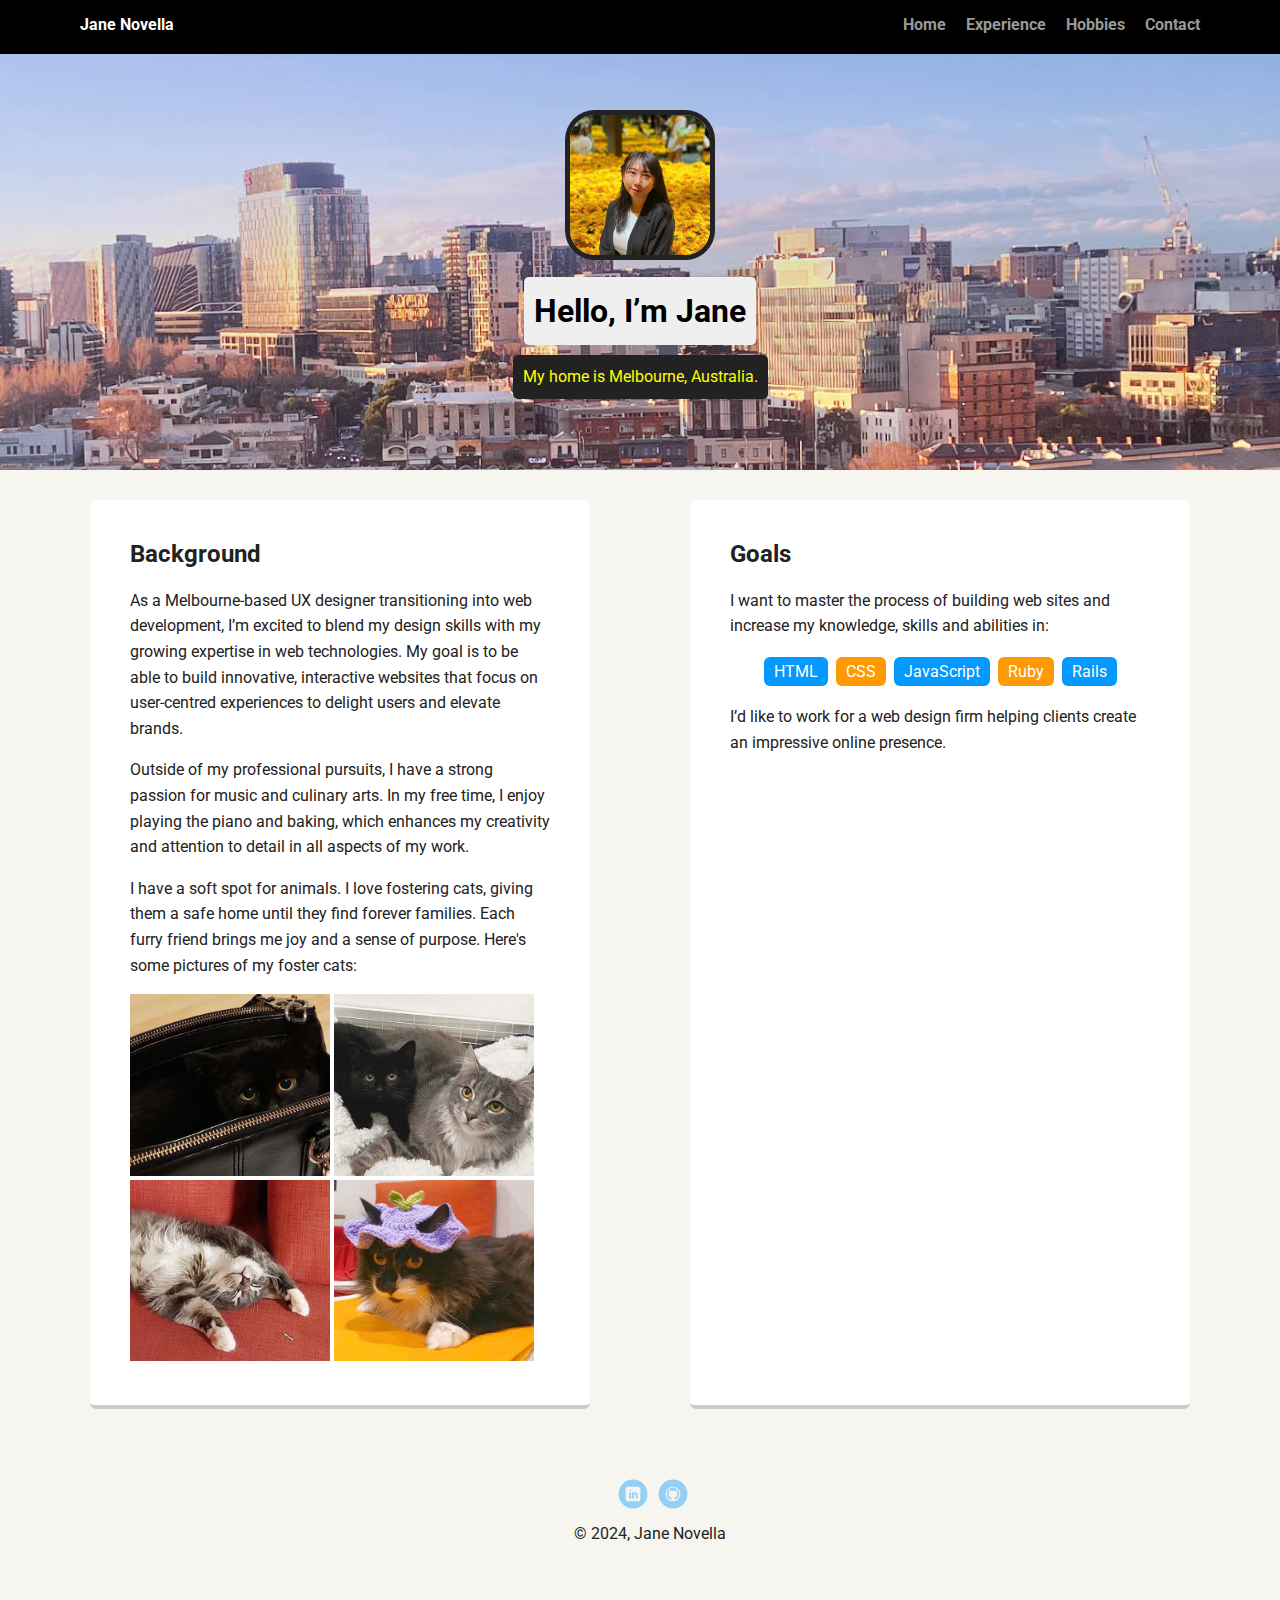
<file: index.html>
<!doctype html>
<html lang="en">
<head>
  <meta charset="utf-8">
  <title>Jane Novella's Profile</title>
  <meta name="viewport" content="width=device-width, initial-scale=1.0">
  <link rel="stylesheet" href="styles.css">
  <link href="https://fonts.googleapis.com/css?family=Muli%7CRoboto:400,300,500,700,900" rel="stylesheet"></head>
  <body>
    <nav class="main-nav">
      <ul class="nav">
        <li class="name">Jane Novella</li>
        <li><a href="index.html">Home</a></li>
        <li><a href="experience.html">Experience</a></li>
        <li><a href="hobbies.html">Hobbies</a></li>
        <li><a href="contact.html">Contact</a></li>
      </ul>
    </nav>  

    <header>
      <img src="images/profile-pic.jpg" alt="A picture of a long-haired girl wearing a black and white clothes with yellow flowers on the background" class="profile-image" />
      <h1 class="tag name">Hello, I’m Jane</h1>
      <p class="tag location">My home is Melbourne, Australia.</p>
    </header>

    <main class="flex">
      <section class="card">
        <h2>Background</h2>
        <p>As a Melbourne-based UX designer transitioning into web development, I’m excited to blend my design skills with my growing expertise in web technologies. My goal is to be able to build innovative, interactive websites that focus on user-centred experiences to delight users and elevate brands.</p>
        <p>Outside of my professional pursuits, I have a strong passion for music and culinary arts. In my free time, I enjoy playing the piano and baking, which enhances my creativity and attention to detail in all aspects of my work.</p>
        <p>I have a soft spot for animals. I love fostering cats, giving them a safe home until they find forever families. Each furry friend brings me joy and a sense of purpose. Here's some pictures of my foster cats:</p>
        <img src="images/foster-cat-1.jpg" alt="A small black cat inside a black bag" class="cat-pics" />
        <img src="images/foster-cat-2.jpg" alt="A small black cat and a grey cat" class="cat-pics" />
        <img src="images/foster-cat-3.jpg" alt="A sleeping grey tuxedo cat" class="cat-pics" />
        <img src="images/foster-cat-4.jpg" alt="A black tuxedo cat with a purple crochet hat" class="cat-pics" />
      </section> 

      <section class="card">
        <h2>Goals</h2>
        <p>I want to master the process of building web sites and increase my knowledge, skills and abilities in:</p>
        <ul class="skills">
          <li>HTML</li>
          <li>CSS</li>
          <li>JavaScript</li>
          <li>Ruby</li>
          <li>Rails</li>
        </ul>
        <p>I’d like to work for a web design firm helping clients create an impressive online presence.</p>
      </section>
    </main>

    <footer>
      <ul>
        <li><a href="https://www.linkedin.com/in/jane-novella/" target="_blank" class="social linkedin">LinkedIn</a></li>
        <li><a href="https://github.com/janenovella" target="_blank" class="social github">Github</a></li>
      </ul>
      <p class="copyright">&copy; 2024, Jane Novella</p>
    </footer>
  </body>
</html>
</file>
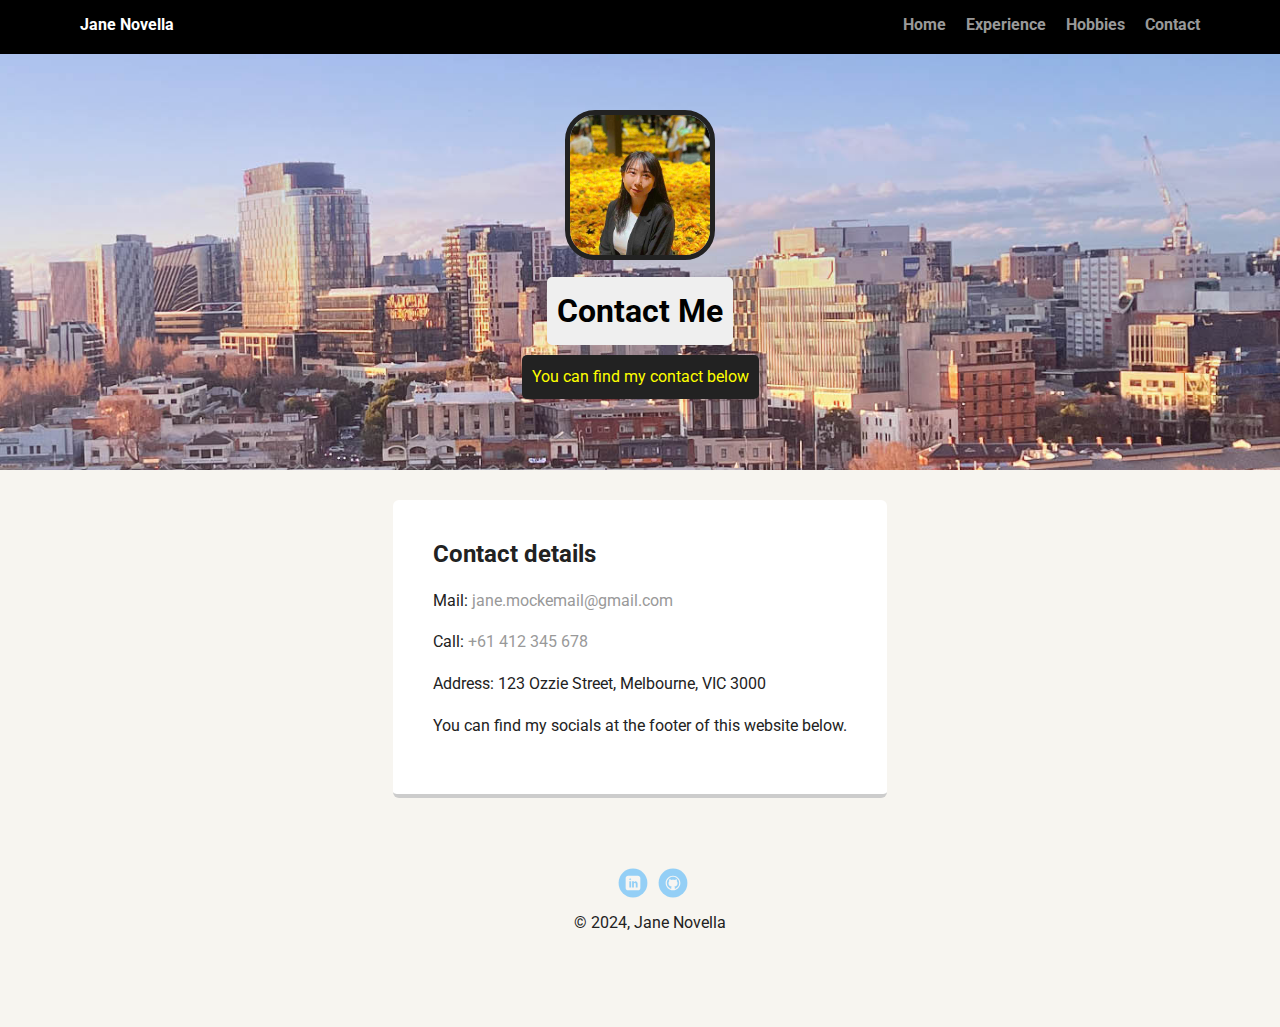
<file: contact.html>
<!doctype html>
<html lang="en">
<head>
  <meta charset="utf-8">
  <title>Jane Novella's Contact</title>
  <meta name="viewport" content="width=device-width, initial-scale=1.0">
  <link rel="stylesheet" href="styles.css">
  <link href="https://fonts.googleapis.com/css?family=Muli%7CRoboto:400,300,500,700,900" rel="stylesheet"></head>
  <body>
    <nav class="main-nav">
      <ul class="nav">
        <li class="name">Jane Novella</li>
        <li><a href="index.html">Home</a></li>
        <li><a href="experience.html">Experience</a></li>
        <li><a href="hobbies.html">Hobbies</a></li>
        <li><a href="contact.html">Contact</a></li>
      </ul>
    </nav>  

    <header>
      <img src="images/profile-pic.jpg" alt="Profile picture of Jane Novella" class="profile-image">
      <h1 class="tag name">Contact Me</h1>
      <p class="tag location">You can find my contact below</p>
    </header>

    <main class="flex">

      <section class="card">
        <h2>Contact details</h2>
        <p>Mail: <a href="mailto:jane.mockemail@gmail.com?subject=Hi%20There">jane.mockemail@gmail.com</a></p>
        <p>Call: <a href="tel:+61412345678">+61 412 345 678</a></p>
        <P>Address: 123 Ozzie Street, Melbourne, VIC 3000</P>
        <P>You can find my socials at the footer of this website below.</P>
      </section> 

    </main>
    <footer>
      <ul>
        <li><a href="https://www.linkedin.com/in/jane-novella/" target="_blank" class="social linkedin">LinkedIn</a></li>
        <li><a href="https://github.com/janenovella" target="_blank" class="social github">Github</a></li>
      </ul>
      <p class="copyright">&copy; 2024, Jane Novella</p>
    </footer>
  </body>
  </html>
</file>
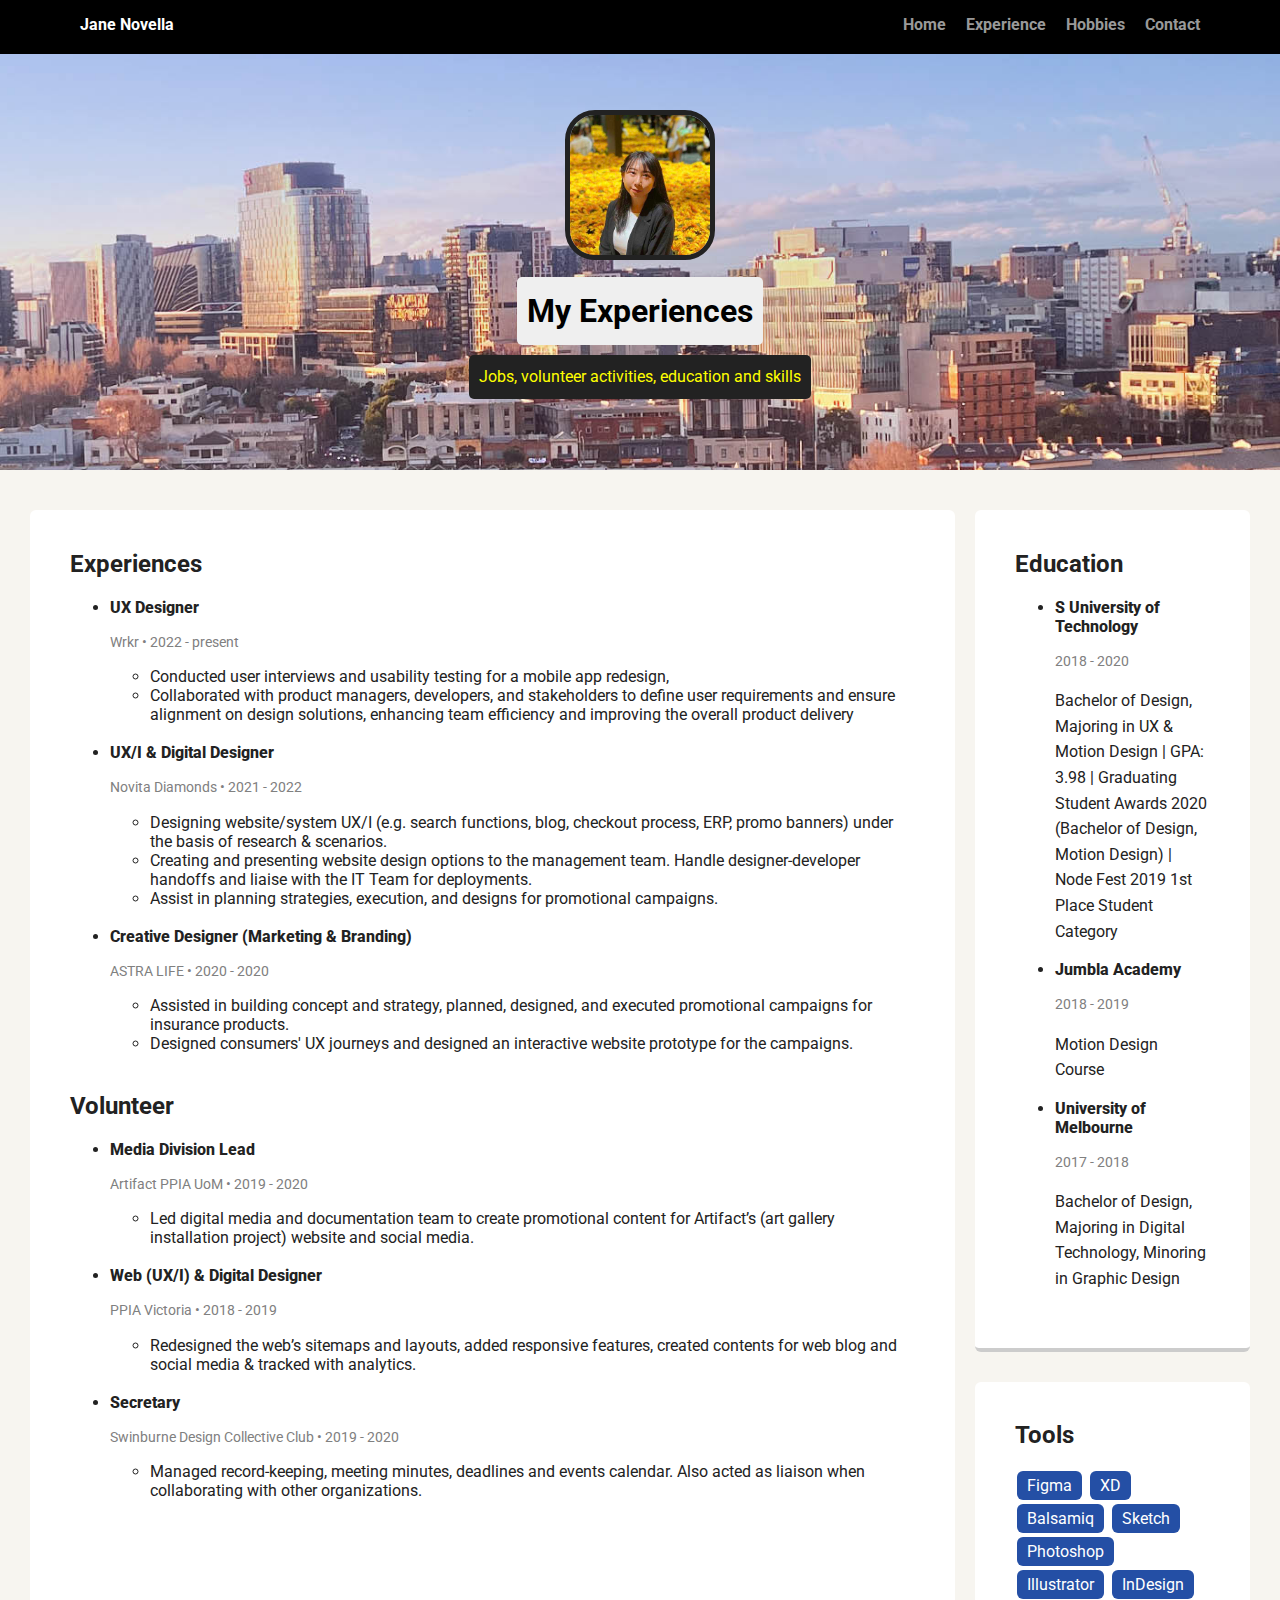
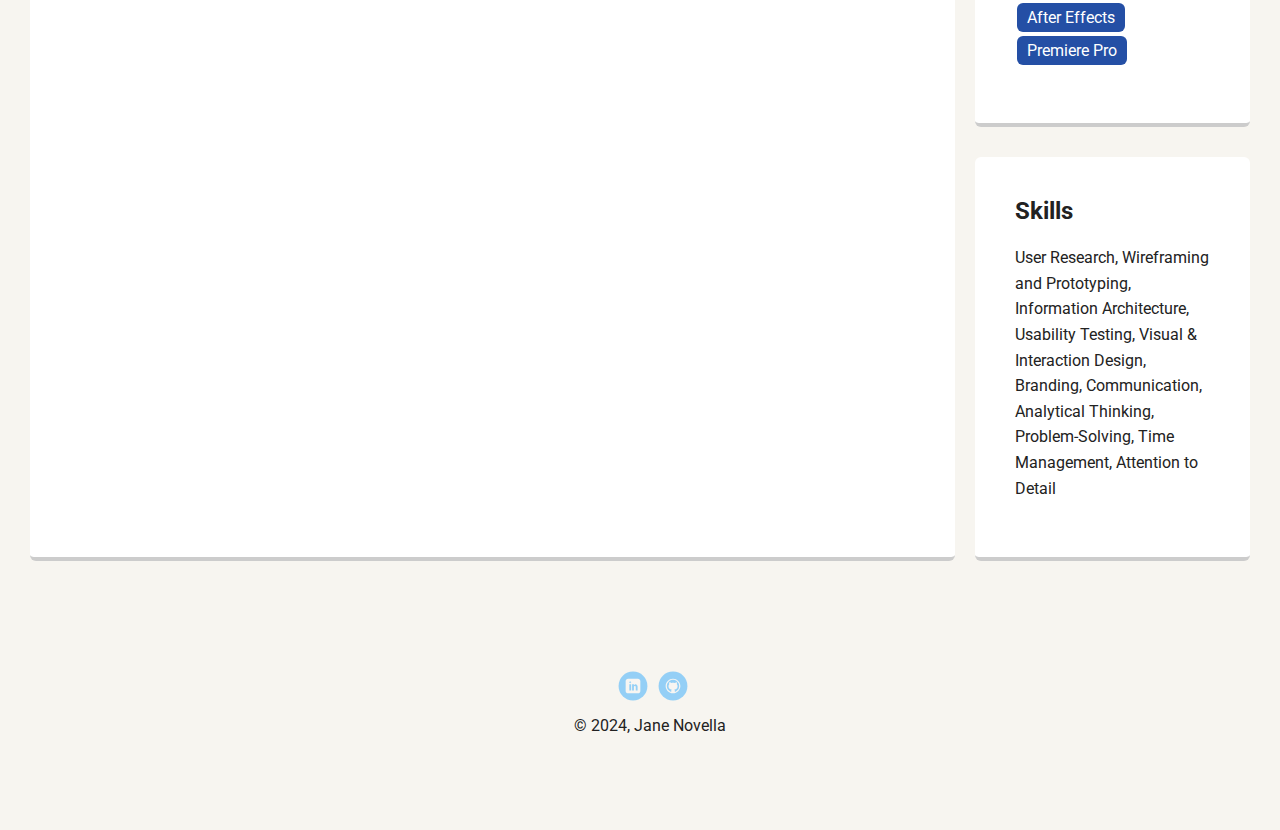
<file: experience.html>
<!doctype html>
<html lang="en">
<head>
  <meta charset="utf-8">
  <title>Jane Novella's Experiences</title>
  <meta name="viewport" content="width=device-width, initial-scale=1.0">
  <link rel="stylesheet" href="styles.css">
  <link href="https://fonts.googleapis.com/css?family=Muli%7CRoboto:400,300,500,700,900" rel="stylesheet"></head>
  <body>
    <nav class="main-nav">
      <ul class="nav">
        <li class="name">Jane Novella</li>
        <li><a href="index.html">Home</a></li>
        <li><a href="experience.html">Experience</a></li>
        <li><a href="hobbies.html">Hobbies</a></li>
        <li><a href="contact.html">Contact</a></li>
      </ul>
    </nav>  

    <header>
      <img src="images/profile-pic.jpg" alt="Profile picture of Jane Novella" class="profile-image">
      <h1 class="tag name">My Experiences</h1>
      <p class="tag location">Jobs, volunteer activities, education and skills</p>
    </header>

    <main class="exp-flex">
      <section class="exp-card">
        <h2>Experiences</h2>
        <ul>
          <li class="exp-header">UX Designer
            <p class="exp-year">Wrkr • 2022 - present</p>
            <ul>
              <li class="exp-details">Conducted user interviews and usability testing for a mobile app redesign, </li>
              <li class="exp-details">Collaborated with product managers, developers, and stakeholders to define user requirements and ensure alignment on design solutions, enhancing team efficiency and improving the overall product delivery</li>
            </ul>
            <br>
          </li>
          
          <li class="exp-header">UX/I & Digital Designer
            <p class="exp-year">Novita Diamonds • 2021 - 2022</p>
            <ul>
              <li class="exp-details">Designing website/system UX/I (e.g. search functions, blog, checkout process, ERP, promo banners) under the basis of research & scenarios.</li>
              <li class="exp-details">Creating and presenting website design options to the management team. Handle designer-developer handoffs and liaise with the IT Team for deployments.</li>
              <li class="exp-details">Assist in planning strategies, execution, and designs for promotional campaigns.</li>
            </ul>
            <br>
          </li>

          <li class="exp-header">Creative Designer (Marketing & Branding)
            <p class="exp-year">ASTRA LIFE • 2020 - 2020</p>
            <ul>
              <li class="exp-details">Assisted in building concept and strategy, planned, designed, and executed promotional campaigns for insurance products.</li>
              <li class="exp-details">Designed consumers' UX journeys and designed an interactive website prototype for the campaigns.</li>
            </ul>
            <br>
          </li>
        </ul>

        <h2>Volunteer</h2>
        <ul>
          <li class="exp-header">Media Division Lead
            <p class="exp-year">Artifact PPIA UoM • 2019 - 2020</p>
            <ul>
            <li class="exp-details">Led digital media and documentation team to create promotional content for Artifact’s (art gallery installation project) website and social media.</li>
            </ul>
            <br>
          </li>
          
          <li class="exp-header">Web (UX/I) & Digital Designer
            <p class="exp-year">PPIA Victoria • 2018 - 2019</p>
            <ul>
            <li class="exp-details">Redesigned the web’s sitemaps and layouts, added responsive features, created contents for web blog and social media & tracked with analytics.</li>
            </ul>
            <br>
          </li>

          <li class="exp-header">Secretary
            <p class="exp-year">Swinburne Design Collective Club • 2019 - 2020</p>
            <ul>
            <li class="exp-details">Managed record-keeping, meeting minutes, deadlines and events calendar. Also acted as liaison when collaborating with other organizations.</li>
            </ul>
            <br>
          </li>
        </ul>
      </section>

      <div class="skills-card">
        <section class="skills-card-content">
          <h2>Education</h2>
          <ul>
            <li class="exp-header">S University of Technology
              <p class="exp-year">2018 - 2020</p>
              <p class="exp-details">Bachelor of Design, Majoring in UX & Motion Design | GPA: 3.98 | Graduating Student Awards 2020 (Bachelor of Design, Motion Design) | Node Fest 2019 1st Place Student Category</p>
            </li>
            <li class="exp-header">Jumbla Academy
              <p class="exp-year">2018 - 2019</p>
              <p class="exp-details">Motion Design Course</p>
            </li>
            <li class="exp-header">University of Melbourne
              <p class="exp-year">2017 - 2018</p>
              <p class="exp-details">Bachelor of Design, Majoring in Digital Technology, Minoring in Graphic Design </p>
            </li>
          </ul>
        </section>
  
        <section class="skills-card-content">
          <h2>Tools</h2>
          <ul class="softwares">
            <li>Figma</li>
            <li>XD</li>
            <li>Balsamiq</li>
            <li>Sketch</li>
            <li>Photoshop</li>
            <li>Illustrator</li>
            <li>InDesign</li>
            <li>After Effects</li>
            <li>Premiere Pro</li>
          </ul>
        </section>
        
        <section class="skills-card-content">
          <h2>Skills</h2>
          <p>User Research, Wireframing and Prototyping, Information Architecture, Usability Testing, Visual & Interaction Design, Branding, Communication, Analytical Thinking, Problem-Solving, Time Management, Attention to Detail</p>
        </section> 
      </div>
    </main>
    <footer>
      <ul>
        <li><a href="https://www.linkedin.com/in/jane-novella/" target="_blank" class="social linkedin">LinkedIn</a></li>
        <li><a href="https://github.com/janenovella" target="_blank" class="social github">Github</a></li>
      </ul>
      <p class="copyright">&copy; 2024, Jane Novella</p>
    </footer>
  </body>
</html>
</file>
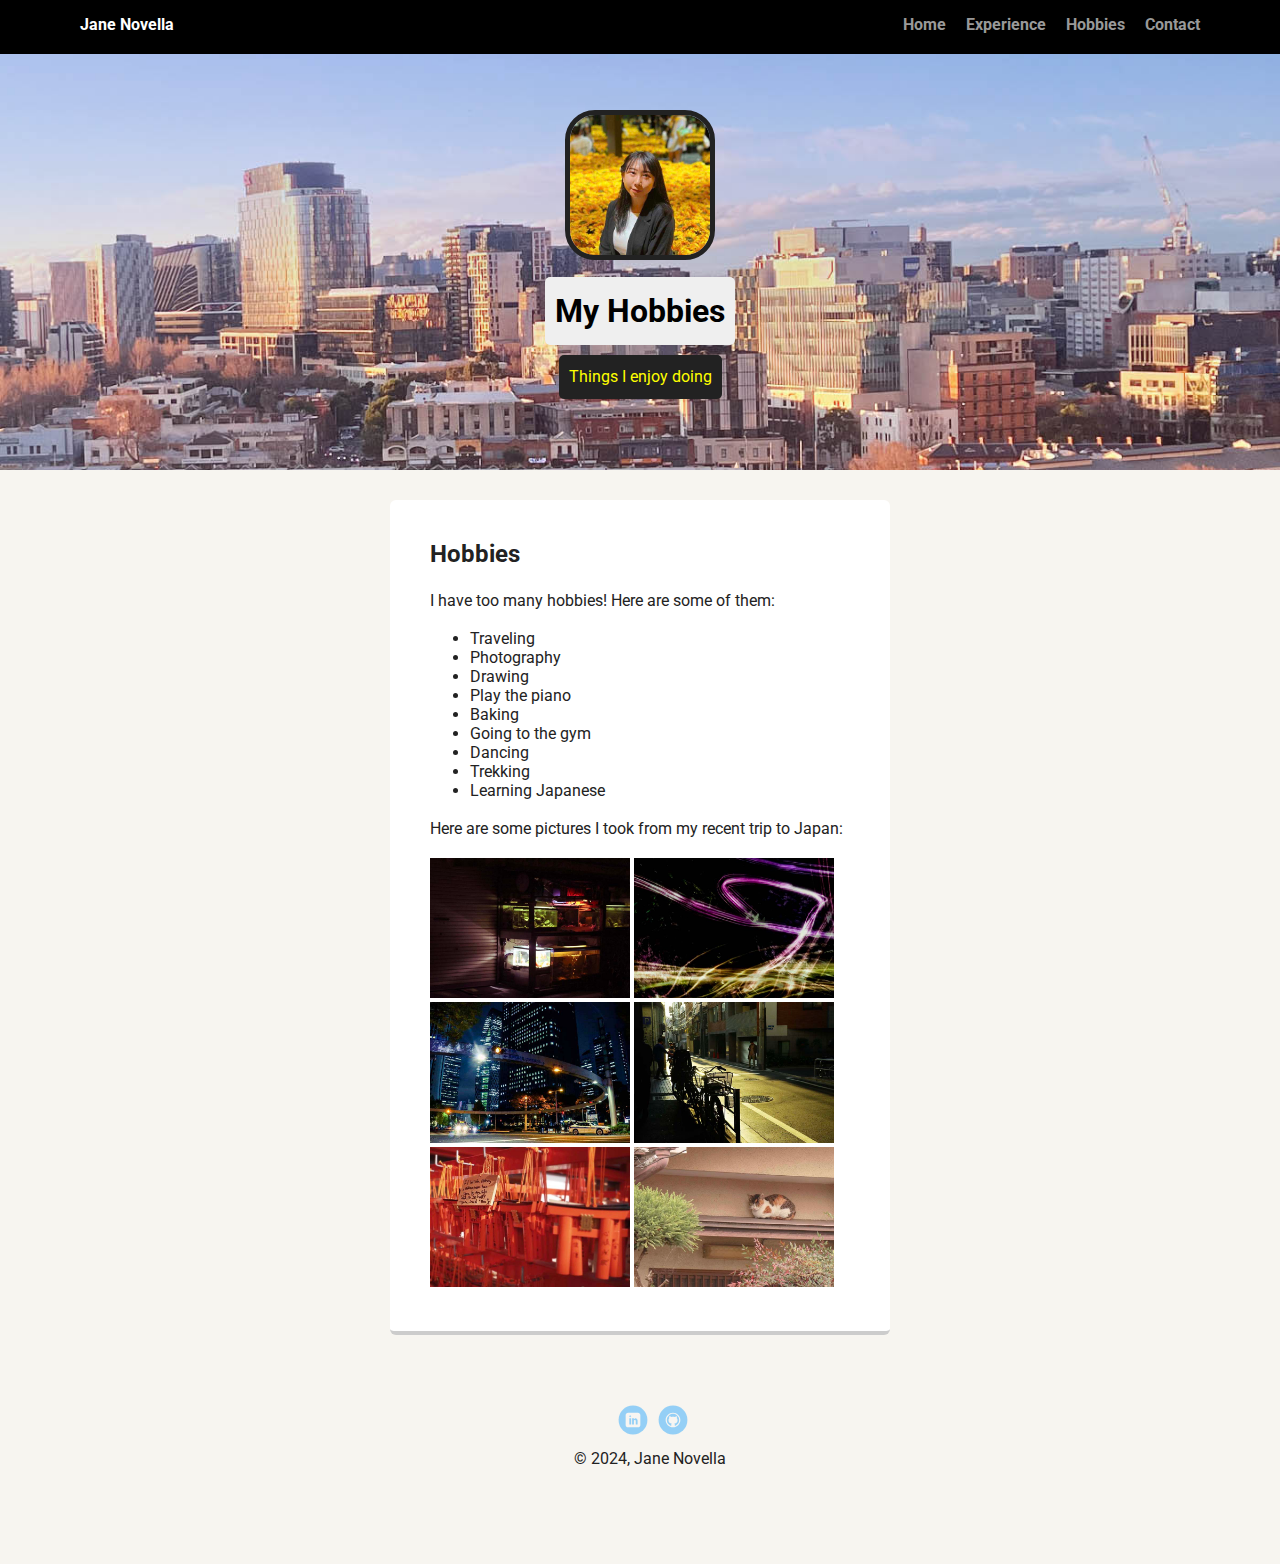
<file: hobbies.html>
<!doctype html>
<html lang="en">
<head>
  <meta charset="utf-8">
  <title>Jane Novella's Hobbies</title>
  <meta name="viewport" content="width=device-width, initial-scale=1.0">
  <link rel="stylesheet" href="styles.css">
  <link href="https://fonts.googleapis.com/css?family=Muli%7CRoboto:400,300,500,700,900" rel="stylesheet"></head>
  <body>
    <nav class="main-nav">
      <ul class="nav">
        <li class="name">Jane Novella</li>
        <li><a href="index.html">Home</a></li>
        <li><a href="experience.html">Experience</a></li>
        <li><a href="hobbies.html">Hobbies</a></li>
        <li><a href="contact.html">Contact</a></li>
      </ul>
    </nav>  

    <header>
      <img src="images/profile-pic.jpg" alt="Profile picture of Jane Novella" class="profile-image">
      <h1 class="tag name">My Hobbies</h1>
      <p class="tag location">Things I enjoy doing</p>
    </header>

    <main class="flex">

      <section class="card">
        <h2>Hobbies</h2>
        <p>I have too many hobbies! Here are some of them:</p>
        <ul>
          <li>Traveling</li>
          <li>Photography</li>
          <li>Drawing</li>
          <li>Play the piano</li>
          <li>Baking</li>
          <li>Going to the gym</li>
          <li>Dancing</li>
          <li>Trekking</li>
          <li>Learning Japanese</li>
        </ul>
        <p>Here are some pictures I took from my recent trip to Japan:</p>
        <img src="images/photography-1.jpg" alt="Picture of fish tanks with colorful lights at night" class="japan-pics" />
        <img src="images/photography-2.jpg" alt="Picture of purple and yellow trail lights in the dark" class="japan-pics" />
        <img src="images/photography-3.jpg" alt="Picture of offices at night with some cars at night" class="japan-pics" />
        <img src="images/photography-4.jpg" alt="Picture of a street in Japan during sunset with bicycle shadows" class="japan-pics" />
        <img src="images/photography-5.jpg" alt="Picture of small red temple charms" class="japan-pics" />
        <img src="images/photography-6.jpg" alt="Picture of a cat sleeping in a loaf" class="japan-pics" />
      </section> 

    </main>
    <footer>
      <ul>
        <li><a href="https://www.linkedin.com/in/jane-novella/" target="_blank" class="social linkedin">LinkedIn</a></li>
        <li><a href="https://github.com/janenovella" target="_blank" class="social github">Github</a></li>
      </ul>
      <p class="copyright">&copy; 2024, Jane Novella</p>
    </footer>
  </body>
  </html>
</file>
<file: styles.css>
/* Global Layout Set-up */
* { 
  box-sizing: border-box;
}
  
body {
  margin: 0;
  padding: 0;
  text-align: center;
  font-family: 'Roboto', sans-serif;
  color: #222;
  background: #f7f5f0;
}
/* Link Styles */

a {
  text-decoration: none;
  color: #999;
}

a:hover {
  color: #9883d8;
}

/* Section Styles */

.main-nav {
  width: 100%;
  background: black;
  min-height: 30px;
  padding: 10px;
  position: fixed;
  text-align: center;
}

.nav {
  display: flex;
  justify-content: space-around;
  font-weight: 700;
  list-style-type: none;
  margin: 0 auto;
  padding: 0;
}

.nav .name {
    display: block;
    margin-right: auto;
    color: white;
}

.nav li {
  padding: 5px 10px 10px 10px;
}

.nav a {
  transition: all .5s;
}

.nav a:hover {
  color: white
}

header {
  text-align: center;
  background: url('images/melbourne-market.jpg') no-repeat top center ;
  background-size: cover;
  overflow: hidden;
  padding-top: 60px;
}

header {
  line-height: 1.5;
}

.cat-pics, .japan-pics{
max-width: 200px;
}

header .profile-image {
  margin-top: 50px;
  width: 150px;
  height: 150px;
  border-radius: 20%;
  border: 5px solid #222;
  transition: all .8s;
}

header .profile-image:hover {
  transform: scale(1.2) rotate(5deg);
}

.tag {
  background-color: #efefef;
  color: black;
  padding: 10px;
  border-radius: 5px;
  display: table;
  margin: 10px auto;
} 

.location {
  background-color: #222;
  color: yellow;
}

.card {
  margin: 10px;
  padding: 20px 40px 40px;
  max-width: 500px;
  text-align: left;
  background: #fff;
  border-bottom: 4px solid #ccc;
  border-radius: 6px;
  transition: all .5s;
}

.exp-header{
  font-weight: 800;
}

.exp-year{
  font-weight: 400;
  font-size: 14px;
  color: grey;
}

.exp-details{
  font-weight: 400;
}

.exp-card {
  margin: 20px 10px 50px 30px;
  padding: 20px 40px 40px;
  max-width: 1000px;
  text-align: left;
  background: #ffffff;
  border-bottom: 4px solid #ccc;
  border-radius: 6px;
  transition: all .5s;
}

.skills-card {
  margin: 20px 30px 20px 10px;
  max-width: 500px;
  text-align: left;
}

.skills-card-content {
  padding: 20px 40px 40px;
  margin: 0 0 30px 0;
  max-width: 500px;
  text-align: left;
  background: #ffffff;
  border-bottom: 4px solid #ccc;
  border-radius: 6px;
  transition: all .5s;
}

.exp-card:hover {
  border-color: #ff99ff;
}

.skills-card-content:hover {
  border-color: #ff99ff;
}
.card:hover {
  border-color: #ff99ff;
}

ul.skills {
  padding: 0;
  text-align: center;
}

ul.softwares {
  padding: 0;
}

.softwares li {
  border-radius: 6px;
  display: inline-block;
  background: #244fa5;
  color: white;
  padding: 5px 10px;
  margin: 2px;
}

.skills li {
  border-radius: 6px;
  display: inline-block;
  background: #ff9904;
  color: white;
  padding: 5px 10px;
  margin: 2px;
}

.skills li:nth-child(odd) {
  background: #0399ff;
}

footer {
  width: 100%;
  min-height: 30px;
  padding: 20px 0 40px 20px;
}

footer .copyright {
  top: -8px;
  font-size: .75em;
}

footer ul {
  list-style-type: none;
  margin: 0;
  padding: 0;
}

footer ul li {
  display: inline-block;
}

a.social {
  display: inline-block;
  text-indent: -9999px;
  margin-left: 5px;
  width: 30px;
  height: 30px;
  background-size: 30px 30px;
  opacity: .4;
  transition: all .5s;
}

a.twitter {
  background-image: url(images/twitter.svg);
}

a.linkedin {
  background-image: url(images/linkedin.svg);
}

a.github {
  background-image: url(images/github.svg);
}

a.social:hover {
  opacity: 1;
}

.clearfix {
  clear: both;
}

/* Styles for larger screens */
@media screen and (min-width: 720px) {
  
  .flex {
      display: -ms-flexbox;      /* TWEENER - IE 10 */
      display: flex; 
      max-width: 1200px;
      -ms-flex-pack: distribute;
      justify-content: space-around;
      margin: 0 auto;
  }

  .exp-flex {
    display: -ms-flexbox;      /* TWEENER - IE 10 */
    display: flex; 
    max-width: 1600px;
    -ms-flex-pack: distribute;
    justify-content: space-around;
    margin: 0 auto;
  }

  header {
    min-height: 470px;
  }

  .nav {
    max-width: 1200px;
    padding: 0 30px;
  }


  main {
    padding-top: 20px;
  }

  main p {
    line-height: 1.6em;
  }

  footer {
    font-size: 1.3em;
    max-width: 1200px;
    margin: 40px auto;
  }

}
</file>
